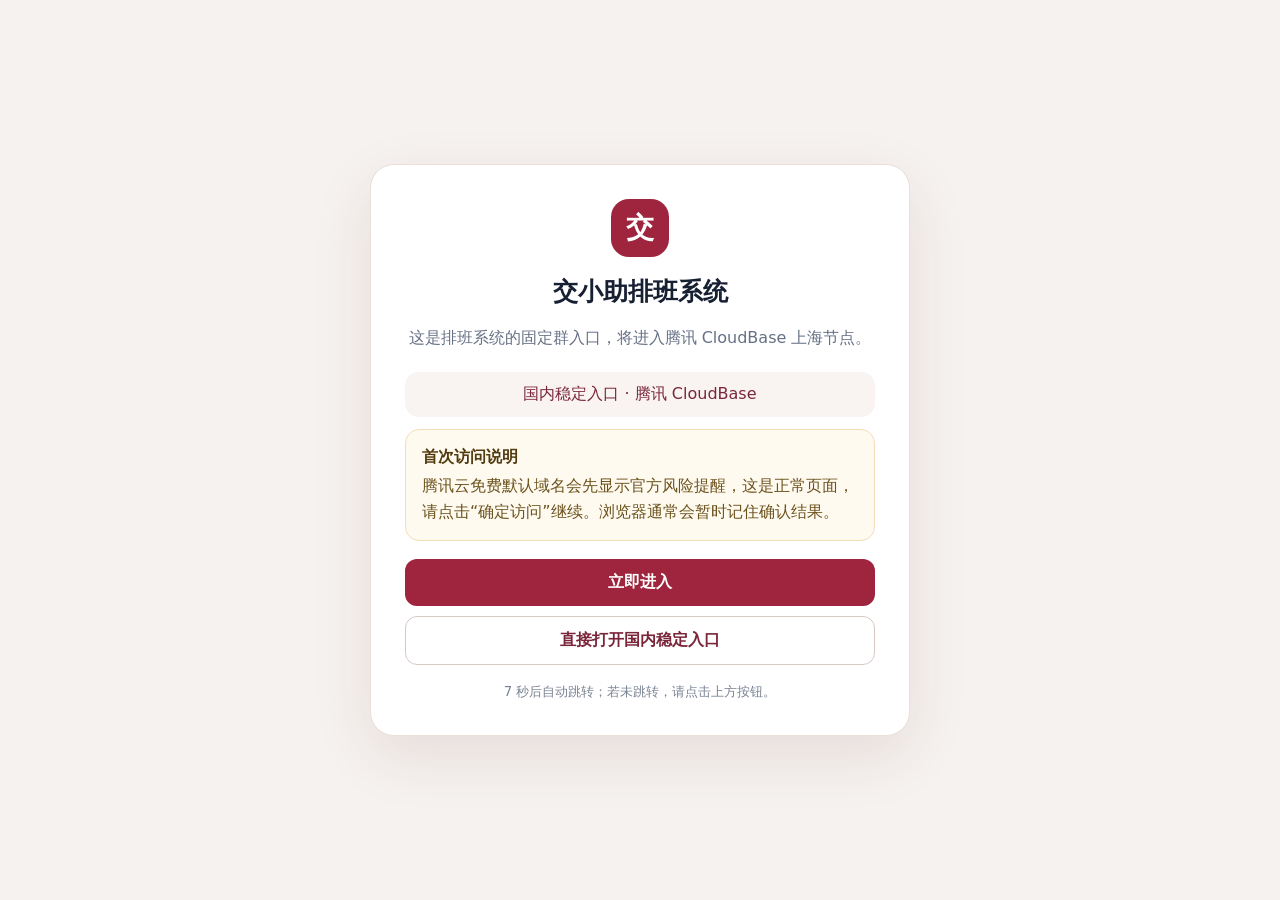
<file: index.html>
<!doctype html>
<html lang="zh-CN">
<head>
  <meta charset="UTF-8" />
  <meta name="viewport" content="width=device-width,initial-scale=1" />
  <title>交小助 · 排班系统入口</title>
  <style>
    :root{font-family:"Microsoft YaHei","PingFang SC",system-ui,sans-serif;color:#172033;background:#f6f2ef}*{box-sizing:border-box}body{margin:0;min-height:100vh;display:grid;place-items:center;padding:24px}.card{width:min(540px,100%);padding:34px;border:1px solid #eadfd9;border-radius:24px;background:#fff;box-shadow:0 20px 60px #5b23331a;text-align:center}.mark{width:58px;height:58px;margin:auto;display:grid;place-items:center;border-radius:18px;background:#9f243d;color:#fff;font-size:28px;font-weight:800}h1{margin:18px 0 8px;font-size:25px}p{color:#667085;line-height:1.7}.status{margin:20px 0 12px;padding:12px;border-radius:14px;background:#f9f4f2;color:#7a263a}.notice{margin:0 0 18px;padding:14px 16px;border:1px solid #f0dfb8;border-radius:14px;background:#fffaf0;color:#6c531d;text-align:left;line-height:1.65}.notice strong,.notice span{display:block}.notice strong{margin-bottom:3px;color:#513b0f}.actions{display:grid;gap:10px}a{display:block;padding:13px 18px;border-radius:12px;text-decoration:none;font-weight:700}.primary{background:#9f243d;color:#fff}.secondary{border:1px solid #d8c8c3;color:#7a263a}small{display:block;margin-top:18px;color:#7b8493}@media(max-width:560px){body{padding:16px}.card{padding:28px 20px;border-radius:20px}h1{font-size:23px}.notice{font-size:14px}}
  </style>
</head>
<body>
  <main class="card">
    <div class="mark">交</div>
    <h1>交小助排班系统</h1>
    <p>这是排班系统的固定群入口，将进入腾讯 CloudBase 上海节点。</p>
    <div class="status" id="status">国内稳定入口 · 腾讯 CloudBase</div>
    <div class="notice" role="note">
      <strong>首次访问说明</strong>
      <span>腾讯云免费默认域名会先显示官方风险提醒，这是正常页面，请点击“确定访问”继续。浏览器通常会暂时记住确认结果。</span>
    </div>
    <div class="actions">
      <a class="primary" id="enter" href="https://sjtu-duty-scheduler-d1bu58a2846d-1476562505.ap-shanghai.app.tcloudbase.com/">立即进入</a>
      <a class="secondary" href="https://sjtu-duty-scheduler-d1bu58a2846d-1476562505.ap-shanghai.app.tcloudbase.com/">直接打开国内稳定入口</a>
    </div>
    <small id="countdown" aria-live="polite">8 秒后自动跳转；若未跳转，请点击上方按钮。</small>
  </main>
  <script type="module">
    const cloudBase='https://sjtu-duty-scheduler-d1bu58a2846d-1476562505.ap-shanghai.app.tcloudbase.com/';
    const countdown=document.querySelector('#countdown');
    let seconds=8;
    const ticker=setInterval(()=>{
      seconds-=1;
      countdown.textContent=`${seconds} 秒后自动跳转；若未跳转，请点击上方按钮。`;
      if(seconds<=0)clearInterval(ticker);
    },1000);
    const openApp=()=>location.replace(cloudBase);
    setTimeout(openApp,8000);
  </script>
</body>
</html>
</file>
